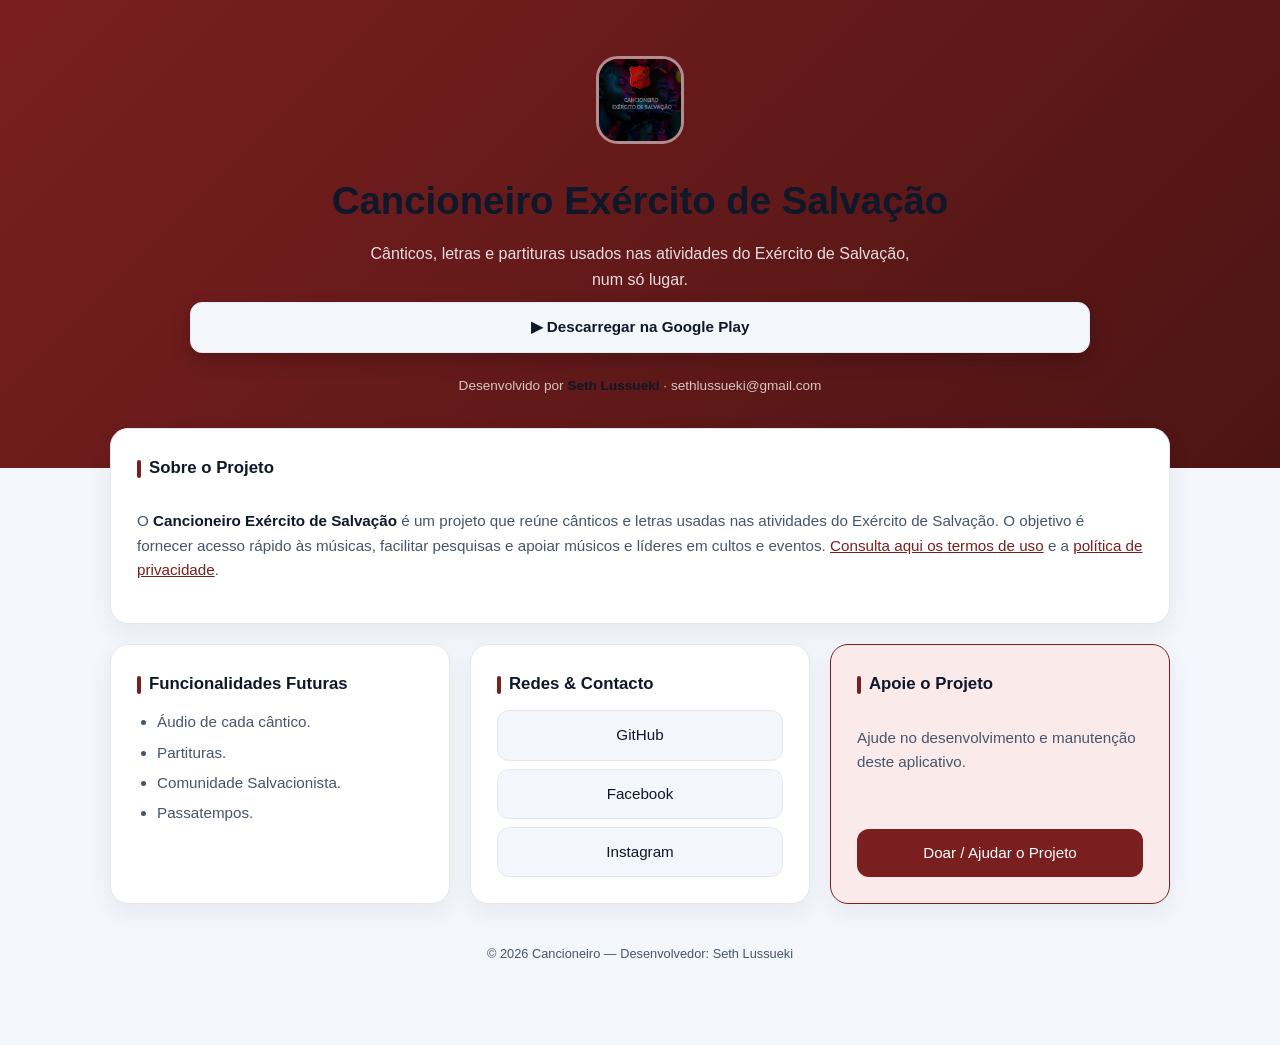
<file: index.html>
<!DOCTYPE html>
<html lang="pt">
<head>
<meta charset="UTF-8" />
<meta name="viewport" content="width=device-width, initial-scale=1, viewport-fit=cover" />
<title>Cancioneiro Exército de Salvação</title>
<link rel="stylesheet" href="/styles/style.css">
</head>
<body>

  <div class="hero">
    <div class="hero-inner">
      <img src="/src/icon-ces.png" alt="Ícone do App" class="logo-img" />
      <h1>Cancioneiro Exército de Salvação</h1>
      <p>Cânticos, letras e partituras usados nas atividades do Exército de Salvação, num só lugar.</p>
      <a class="btn btn-hero" href="https://play.google.com/store/apps/details?id=com.sethlussueki.CES1_0" target="_blank" rel="noopener">
        ▶ Descarregar na Google Play
      </a>
      <div class="meta">Desenvolvido por <strong>Seth Lussueki</strong> · sethlussueki@gmail.com</div>
    </div>
  </div>

  <div class="wrap">

    <div class="card wide about-card">
      <h2>Sobre o Projeto</h2>
      <p>
        O <strong>Cancioneiro Exército de Salvação</strong> é um projeto que reúne cânticos e letras
        usadas nas atividades do Exército de Salvação. O objetivo é fornecer acesso rápido às músicas,
        facilitar pesquisas e apoiar músicos e líderes em cultos e eventos.
        <a href="/templates/termos.html">Consulta aqui os termos de uso</a>
        e a <a href="/templates/politica.html">política de privacidade</a>.
      </p>
    </div>

    <div class="grid grid-3">

      <div class="card">
        <h3>Funcionalidades Futuras</h3>
        <ul>
          <li>Áudio de cada cântico.</li>
          <li>Partituras.</li>
          <li>Comunidade Salvacionista.</li>
          <li>Passatempos.</li>
        </ul>
      </div>

      <div class="card">
        <h3>Redes &amp; Contacto</h3>
        <div class="btn-stack">
          <a class="btn" href="https://github.com/Sejogal" target="_blank" rel="noopener">GitHub</a>
          <a class="btn" href="https://www.facebook.com/Sejogal0" target="_blank" rel="noopener">Facebook</a>
          <a class="btn" href="https://www.instagram.com/sejogal_oficial/" target="_blank" rel="noopener">Instagram</a>
        </div>
      </div>

      <div class="card accent">
        <h3>Apoie o Projeto</h3>
        <p>Ajude no desenvolvimento e manutenção deste aplicativo.</p>
        <a class="btn btn-primary" href="/templates/doar.html" target="_blank" rel="noopener">Doar / Ajudar o Projeto</a>
      </div>

    </div>

    <footer>
      © 2026 Cancioneiro — Desenvolvedor: Seth Lussueki
    </footer>
  </div>

</body>
</html>
</file>
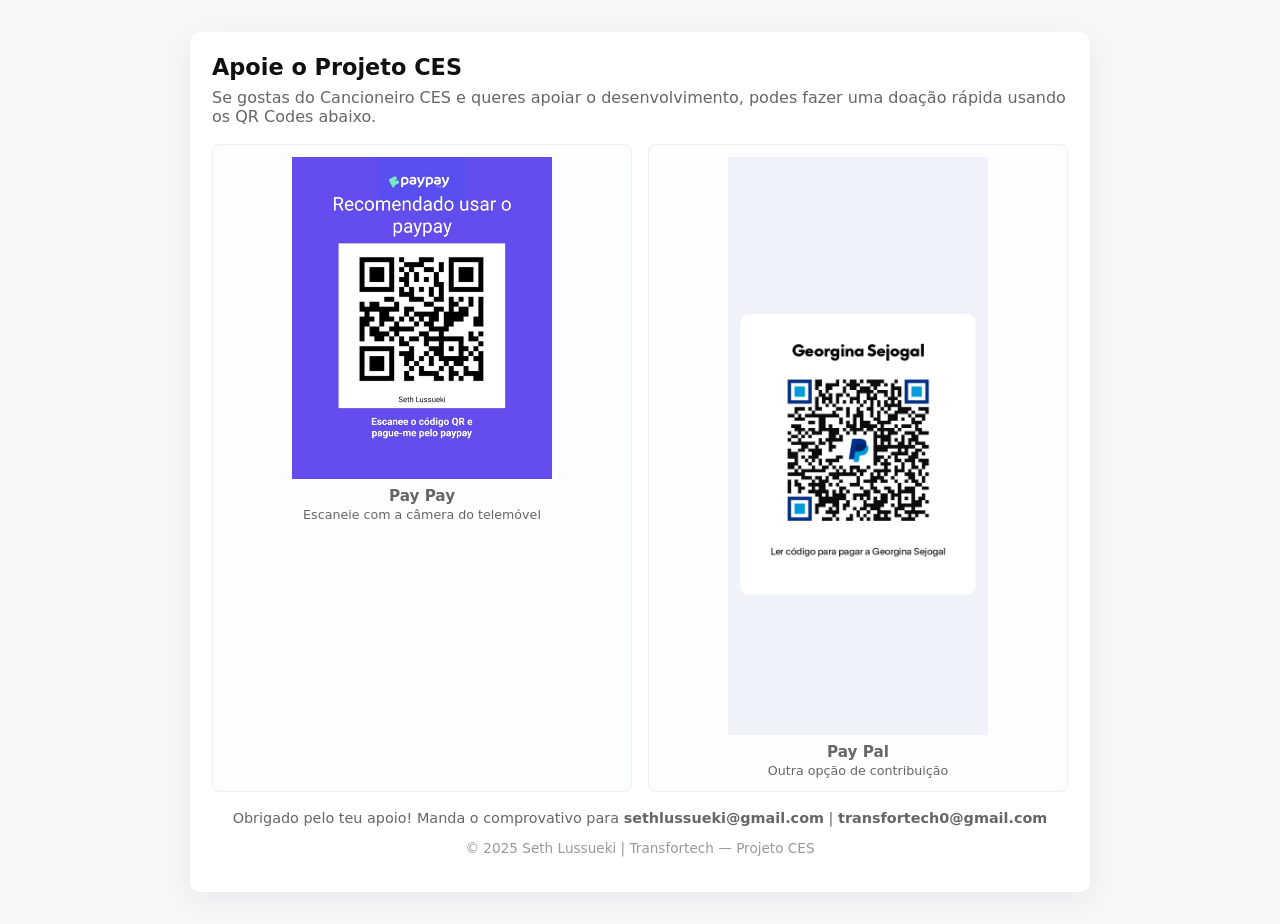
<file: doar.html>
<!doctype html>
<html lang="pt-PT">
<head>
  <meta charset="utf-8" />
  <meta name="viewport" content="width=device-width,initial-scale=1" />
  <title>Doar — Projeto CES</title>
  <style>
    :root{
      --bg:#f7f7fa;
      --card:#ffffff;
      --text:#111;
      --muted:#666;
      --maxw:900px;
      --gap:16px;
    }
    *{box-sizing:border-box}
    body{
      margin:0;
      font-family:Inter, system-ui, sans-serif;
      background:var(--bg);
      color:var(--text);
      display:flex;
      justify-content:center;
      padding:32px 16px;
      min-height:100vh;
    }
    .container{
      width:100%;
      max-width:var(--maxw);
      background:var(--card);
      border-radius:10px;
      padding:22px;
      box-shadow:0 8px 28px rgba(22,22,30,0.06);
    }
    h1{margin:0 0 8px;font-size:1.4rem}
    p.lead{margin:0 0 18px;color:var(--muted)}

    .grid{
      display:grid;
      grid-template-columns:1fr 1fr;
      gap:var(--gap);
    }

    .qr-card{
      background:#fbfdff;
      border:1px solid #eee;
      border-radius:8px;
      padding:12px;
      text-align:center;
    }

    .qr-card img{
      max-width:260px;
      width:100%;
      height:auto;
      display:block;
      margin:auto;
    }

    .caption{
      font-size:0.95rem;
      margin-top:8px;
      color:var(--muted);
    }

    @media (max-width:720px){
      .grid{grid-template-columns:1fr}
    }

    footer{
      margin-top:18px;
      font-size:0.9rem;
      color:var(--muted);
      text-align:center;
    }
  </style>
</head>

<body>
  <main class="container">
    <h1>Apoie o Projeto CES</h1>
    <p class="lead">Se gostas do Cancioneiro CES e queres apoiar o desenvolvimento, podes fazer uma doação rápida usando os QR Codes abaixo.</p>

    <section class="grid">

      <div class="qr-card">
        <img src="/src/Imagem WhatsApp 2025-12-11 às 19.55.17_3e6552ab.jpg" alt="QR Code 1" />
        <div class="caption"><strong>Pay Pay</strong><br><small>Escaneie com a câmera do telemóvel</small></div>
      </div>

      <div class="qr-card">
        <img src="/src/Imagem WhatsApp 2025-12-11 às 20.13.46_f6442e26.jpg" alt="QR Code 2" />
        <div class="caption"><strong>Pay Pal</strong><br><small>Outra opção de contribuição</small></div>
      </div>

    </section>

    <footer>
      <p>Obrigado pelo teu apoio! Manda o comprovativo para <strong>sethlussueki@gmail.com</strong> |  <strong>transfortech0@gmail.com</strong></p>
      <p style="margin-top:8px;color:#999;font-size:0.85rem">© 2025 Seth Lussueki | Transfortech — Projeto CES</p>
    </footer>
  </main>
</body>
</html>
</file>
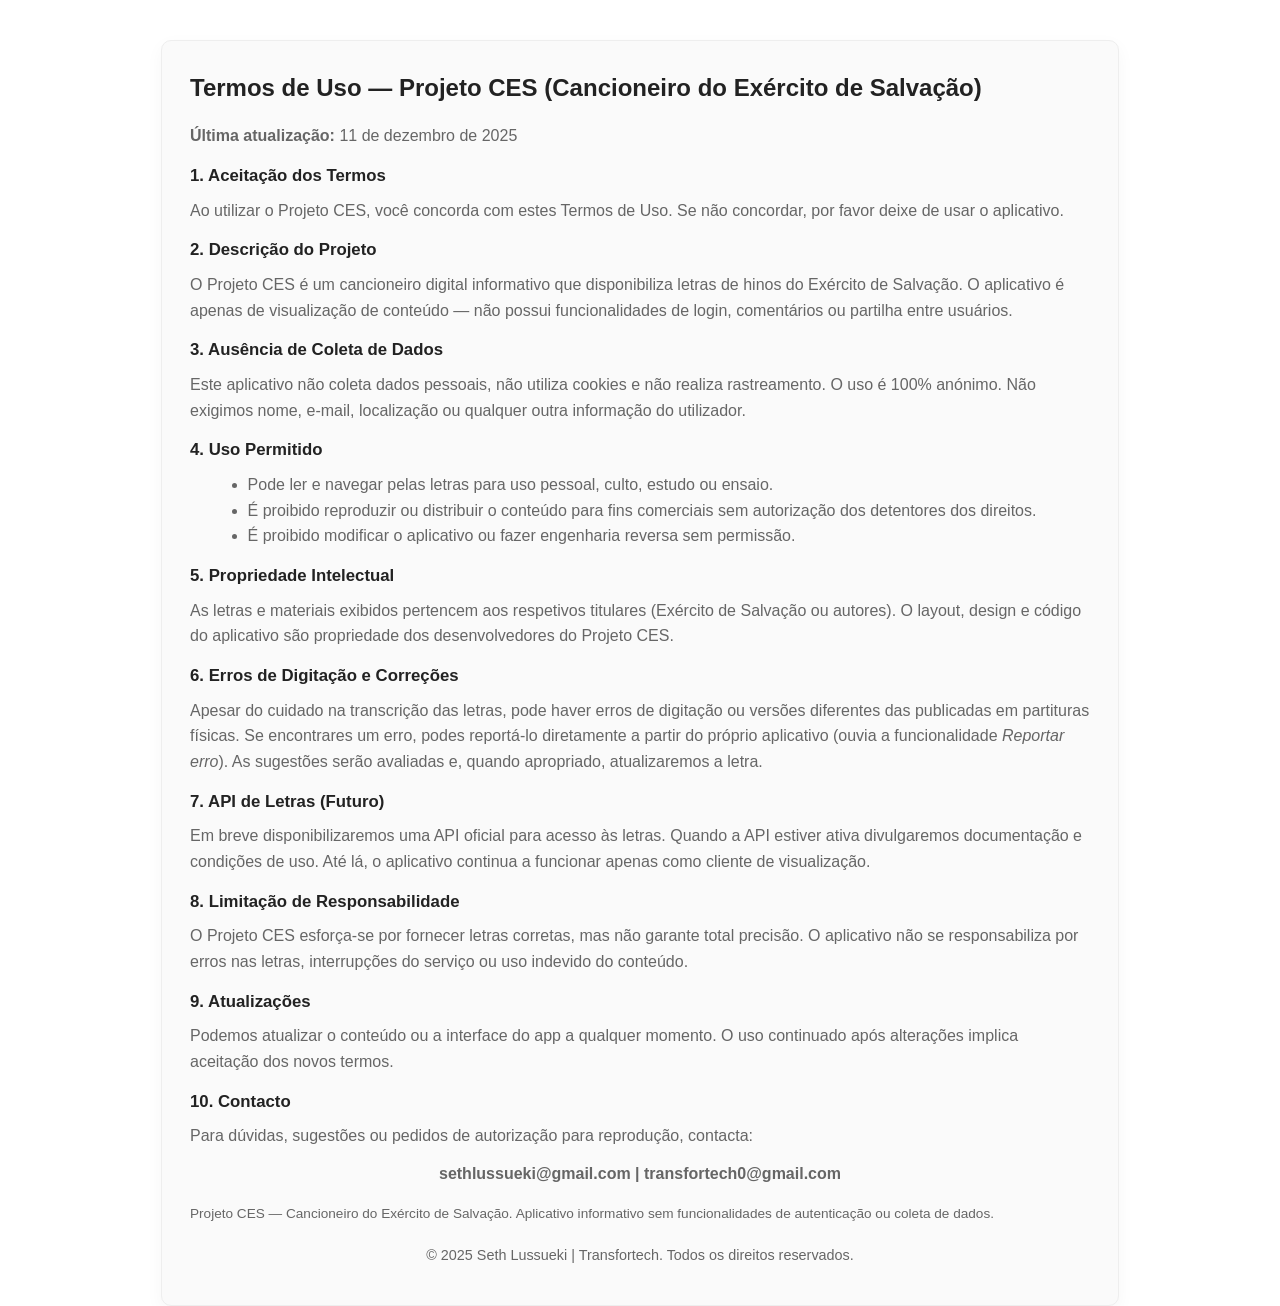
<file: termos.html>
<!doctype html>
<html lang="pt-PT">
<head>
  <meta charset="utf-8" />
  <meta name="viewport" content="width=device-width,initial-scale=1" />
  <title>Termos de Uso — Projeto CES</title>
  <style>
    :root{
      --bg:#ffffff;
      --text:#222;
      --muted:#666;
      --container-width:900px;
      --gap:1.25rem;
    }
    html,body{height:100%}
    body{
      margin:0;
      font-family: -apple-system, BlinkMacSystemFont, "Segoe UI", Roboto, "Helvetica Neue", Arial;
      background:var(--bg);
      color:var(--text);
      -webkit-font-smoothing:antialiased;
      -moz-osx-font-smoothing:grayscale;
      line-height:1.6;
      display:flex;
      align-items:flex-start;
      justify-content:center;
      padding:40px 16px;
    }
    .card{
      width:100%;
      max-width:var(--container-width);
      background: #fafafa;
      border: 1px solid #eee;
      border-radius:10px;
      padding:28px;
      box-shadow: 0 6px 18px rgba(20,20,30,0.04);
    }
    h1 { margin-top:0; font-size:1.5rem }
    h2 { font-size:1.05rem; margin-bottom:8px; color:var(--text) }
    p { margin:0 0 12px 0; color:var(--muted) }
    ul { margin:0 0 12px 1.1rem; color:var(--muted) }
    footer.note { margin-top:18px; font-size:0.9rem; color:var(--muted) }
    .meta { font-size:0.85rem; color:var(--muted); margin-top:16px }
    .center { text-align:center; }
    .copyright {
      color:var(--muted);
      font-size:0.9rem;
      text-align:center;
      margin-top:20px;
      margin-bottom:10px;
    }
    @media (max-width:520px){
      body{padding:20px 12px}
      .card{padding:18px}
    }
  </style>
</head>
<body>
  <main class="card" role="main" aria-labelledby="title">
    <h1 id="title">Termos de Uso — Projeto CES (Cancioneiro do Exército de Salvação)</h1>

    <p><strong>Última atualização:</strong> 11 de dezembro de 2025</p>

    <h2>1. Aceitação dos Termos</h2>
    <p>Ao utilizar o Projeto CES, você concorda com estes Termos de Uso. Se não concordar, por favor deixe de usar o aplicativo.</p>

    <h2>2. Descrição do Projeto</h2>
    <p>O Projeto CES é um cancioneiro digital informativo que disponibiliza letras de hinos do Exército de Salvação. O aplicativo é apenas de visualização de conteúdo — não possui funcionalidades de login, comentários ou partilha entre usuários.</p>

    <h2>3. Ausência de Coleta de Dados</h2>
    <p>Este aplicativo não coleta dados pessoais, não utiliza cookies e não realiza rastreamento. O uso é 100% anónimo. Não exigimos nome, e-mail, localização ou qualquer outra informação do utilizador.</p>

    <h2>4. Uso Permitido</h2>
    <ul>
      <li>Pode ler e navegar pelas letras para uso pessoal, culto, estudo ou ensaio.</li>
      <li>É proibido reproduzir ou distribuir o conteúdo para fins comerciais sem autorização dos detentores dos direitos.</li>
      <li>É proibido modificar o aplicativo ou fazer engenharia reversa sem permissão.</li>
    </ul>

    <h2>5. Propriedade Intelectual</h2>
    <p>As letras e materiais exibidos pertencem aos respetivos titulares (Exército de Salvação ou autores). O layout, design e código do aplicativo são propriedade dos desenvolvedores do Projeto CES.</p>

    <h2>6. Erros de Digitação e Correções</h2>
    <p>Apesar do cuidado na transcrição das letras, pode haver erros de digitação ou versões diferentes das publicadas em partituras físicas. Se encontrares um erro, podes reportá-lo diretamente a partir do próprio aplicativo (ouvia a funcionalidade <em>Reportar erro</em>). As sugestões serão avaliadas e, quando apropriado, atualizaremos a letra.</p>

    <h2>7. API de Letras (Futuro)</h2>
    <p>Em breve disponibilizaremos uma API oficial para acesso às letras. Quando a API estiver ativa divulgaremos documentação e condições de uso. Até lá, o aplicativo continua a funcionar apenas como cliente de visualização.</p>

    <h2>8. Limitação de Responsabilidade</h2>
    <p>O Projeto CES esforça-se por fornecer letras corretas, mas não garante total precisão. O aplicativo não se responsabiliza por erros nas letras, interrupções do serviço ou uso indevido do conteúdo.</p>

    <h2>9. Atualizações</h2>
    <p>Podemos atualizar o conteúdo ou a interface do app a qualquer momento. O uso continuado após alterações implica aceitação dos novos termos.</p>

    <h2>10. Contacto</h2>
    <p>Para dúvidas, sugestões ou pedidos de autorização para reprodução, contacta:</p>
    <p class="center"><strong>sethlussueki@gmail.com | transfortech0@gmail.com</strong></p>

    <div class="meta">
      <p>Projeto CES — Cancioneiro do Exército de Salvação. Aplicativo informativo sem funcionalidades de autenticação ou coleta de dados.</p>
    </div>

    <div class="copyright">
      © 2025 Seth Lussueki | Transfortech. Todos os direitos reservados.
    </div>
  </main>
</body>
</html>
</file>
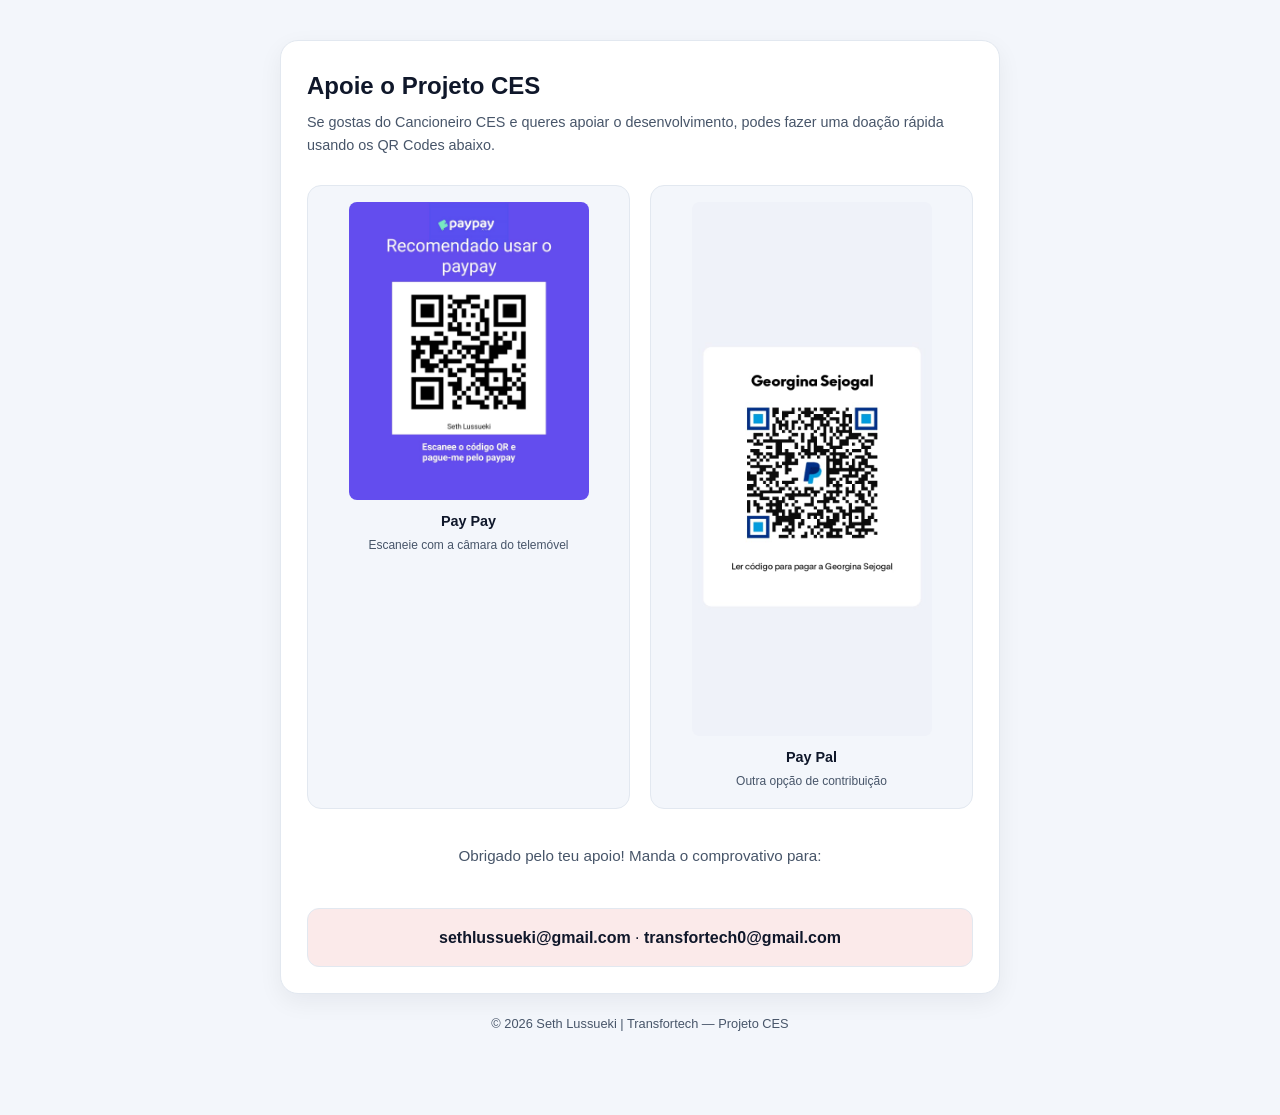
<file: templates/doar.html>
<!doctype html>
<html lang="pt-PT">
<head>
  <meta charset="utf-8" />
  <meta name="viewport" content="width=device-width, initial-scale=1, viewport-fit=cover" />
  <title>Doar — Projeto CES</title>
  <link rel="stylesheet" href="/styles/style.css">
</head>
<body>
  <div class="wrap narrow">
    <div class="card">
      <h1>Apoie o Projeto CES</h1>
      <div class="subtitle">Se gostas do Cancioneiro CES e queres apoiar o desenvolvimento, podes fazer uma doação rápida usando os QR Codes abaixo.</div>

      <div class="grid">
        <div class="qr-card">
          <img src="/src/Imagem WhatsApp 2025-12-11 às 19.55.17_3e6552ab.jpg" alt="QR Code PayPay" />
          <div class="caption"><strong>Pay Pay</strong><br><small>Escaneie com a câmara do telemóvel</small></div>
        </div>

        <div class="qr-card">
          <img src="/src/Imagem WhatsApp 2025-12-11 às 20.13.46_f6442e26.jpg" alt="QR Code PayPal" />
          <div class="caption"><strong>Pay Pal</strong><br><small>Outra opção de contribuição</small></div>
        </div>
      </div>

      <p class="center">Obrigado pelo teu apoio! Manda o comprovativo para:</p>
      <div class="contact-box center">
        <strong>sethlussueki@gmail.com</strong> · <strong>transfortech0@gmail.com</strong>
      </div>
    </div>

    <footer>© 2026 Seth Lussueki | Transfortech — Projeto CES</footer>
  </div>
</body>
</html>
</file>
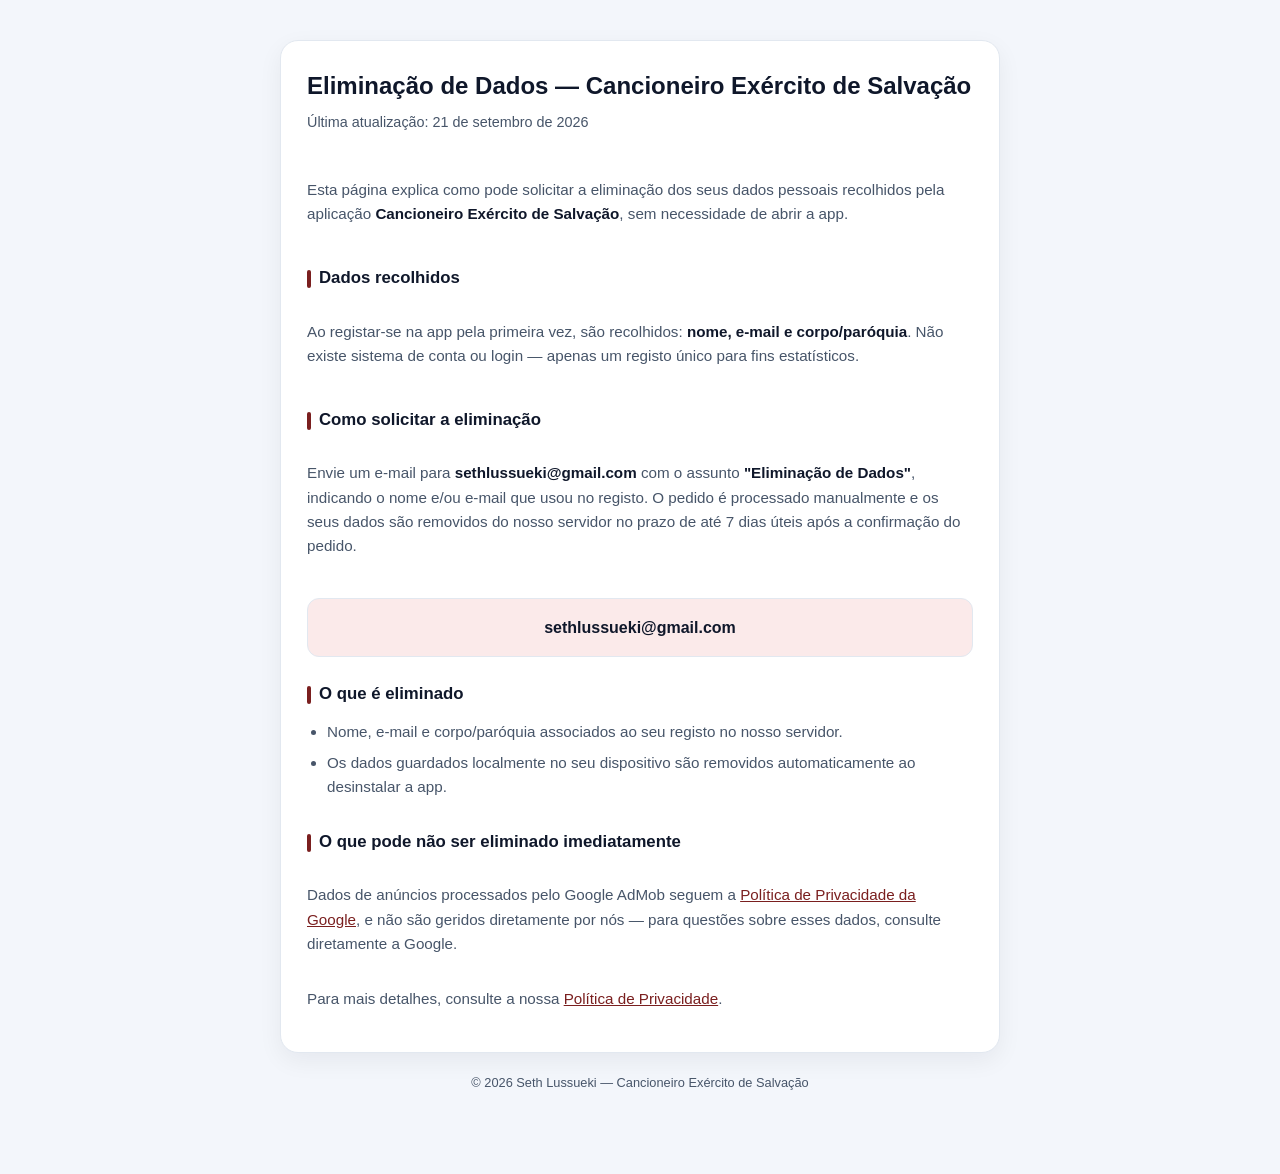
<file: templates/eliminar-dados.html>
<!doctype html>
<html lang="pt-PT">
<head>
  <meta charset="utf-8" />
  <meta name="viewport" content="width=device-width, initial-scale=1, viewport-fit=cover" />
  <title>Eliminação de Dados — Projeto CES</title>
  <link rel="stylesheet" href="/styles/style.css">
</head>
<body>
  <div class="wrap narrow">
    <div class="card">
      <h1>Eliminação de Dados — Cancioneiro Exército de Salvação</h1>
      <div class="subtitle">Última atualização: 21 de setembro de 2026</div>

      <p>
        Esta página explica como pode solicitar a eliminação dos seus dados pessoais recolhidos pela
        aplicação <strong>Cancioneiro Exército de Salvação</strong>, sem necessidade de abrir a app.
      </p>

      <h2>Dados recolhidos</h2>
      <p>Ao registar-se na app pela primeira vez, são recolhidos: <strong>nome, e-mail e corpo/paróquia</strong>.
      Não existe sistema de conta ou login — apenas um registo único para fins estatísticos.</p>

      <h2>Como solicitar a eliminação</h2>
      <p>
        Envie um e-mail para <strong>sethlussueki@gmail.com</strong> com o assunto
        <strong>"Eliminação de Dados"</strong>, indicando o nome e/ou e-mail que usou no registo.
        O pedido é processado manualmente e os seus dados são removidos do nosso servidor no prazo
        de até 7 dias úteis após a confirmação do pedido.
      </p>

      <div class="contact-box center">
        <strong>sethlussueki@gmail.com</strong>
      </div>

      <h2>O que é eliminado</h2>
      <ul>
        <li>Nome, e-mail e corpo/paróquia associados ao seu registo no nosso servidor.</li>
        <li>Os dados guardados localmente no seu dispositivo são removidos automaticamente ao desinstalar a app.</li>
      </ul>

      <h2>O que pode não ser eliminado imediatamente</h2>
      <p>
        Dados de anúncios processados pelo Google AdMob seguem a
        <a href="https://policies.google.com/privacy" target="_blank" rel="noopener">Política de Privacidade da Google</a>,
        e não são geridos diretamente por nós — para questões sobre esses dados, consulte diretamente a Google.
      </p>

      <p>Para mais detalhes, consulte a nossa <a href="/templates/politica.html">Política de Privacidade</a>.</p>
    </div>

    <footer>© 2026 Seth Lussueki — Cancioneiro Exército de Salvação</footer>
  </div>
</body>
</html>
</file>
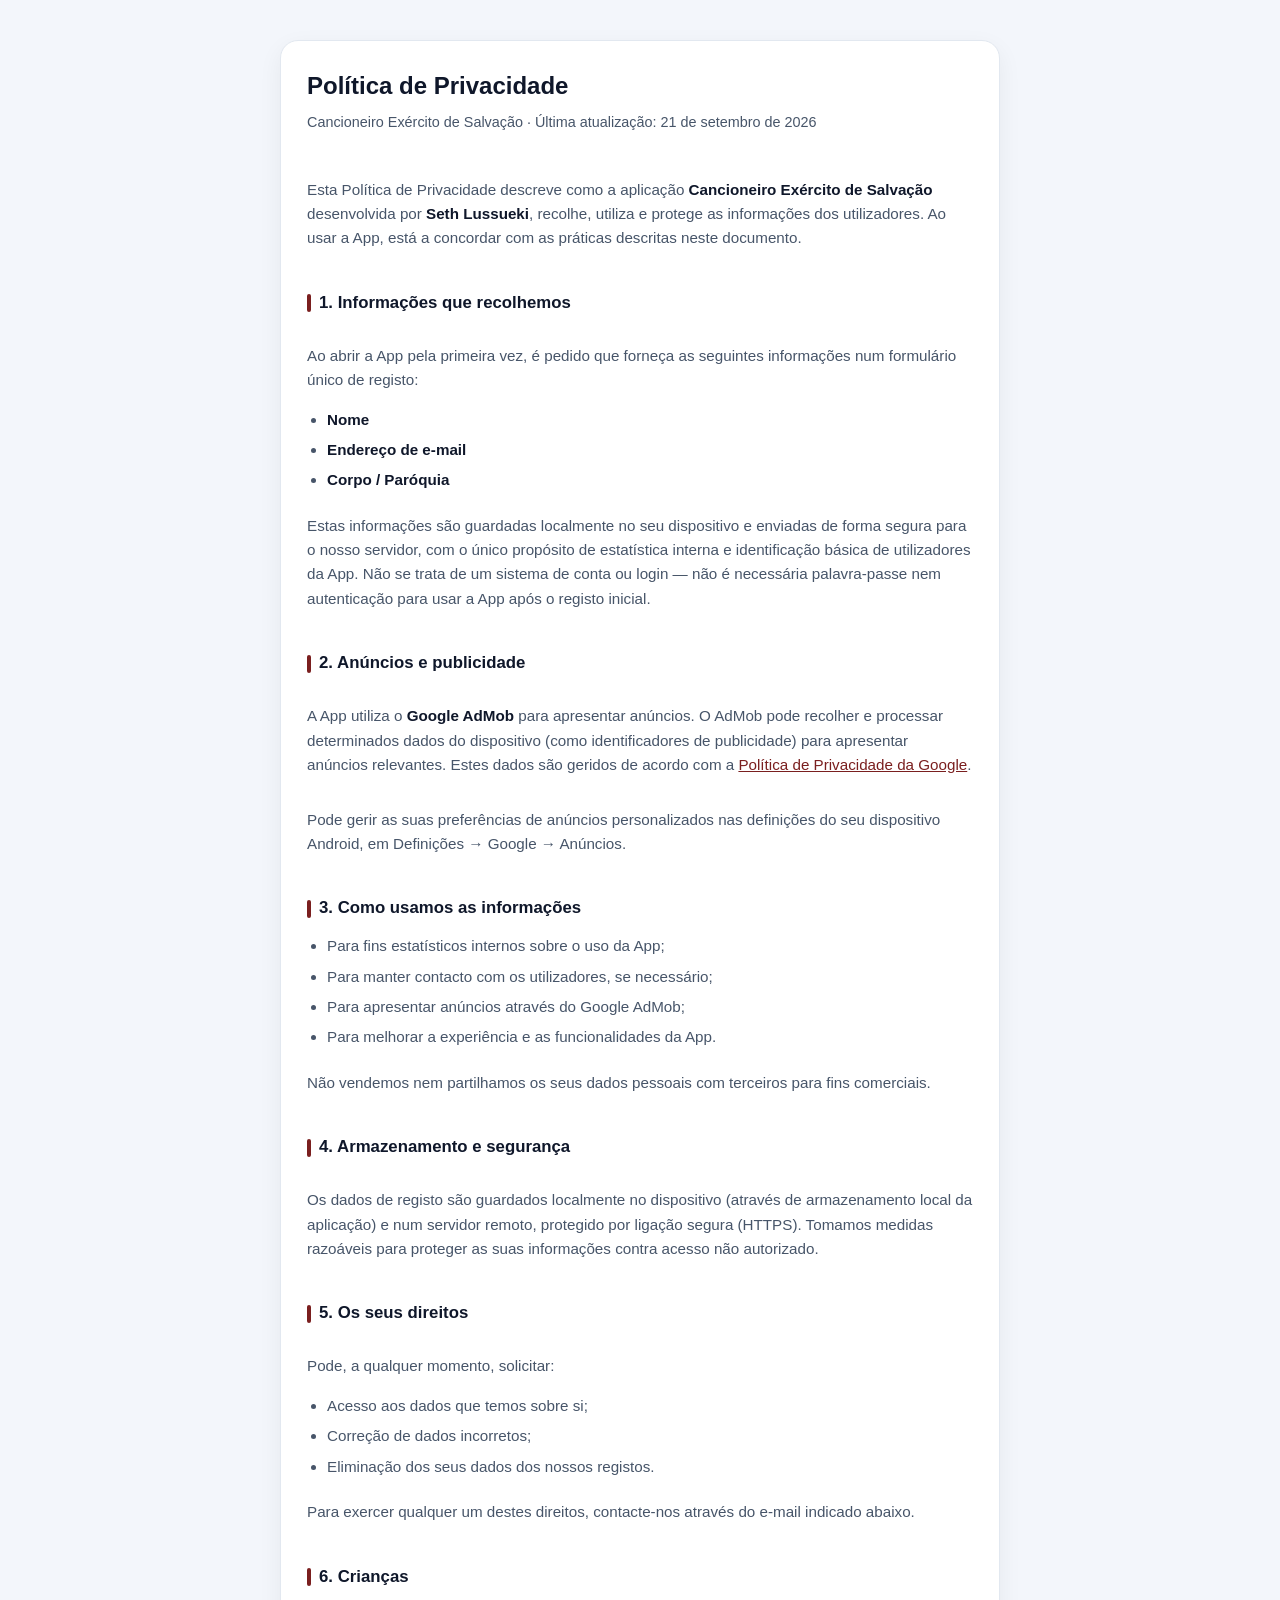
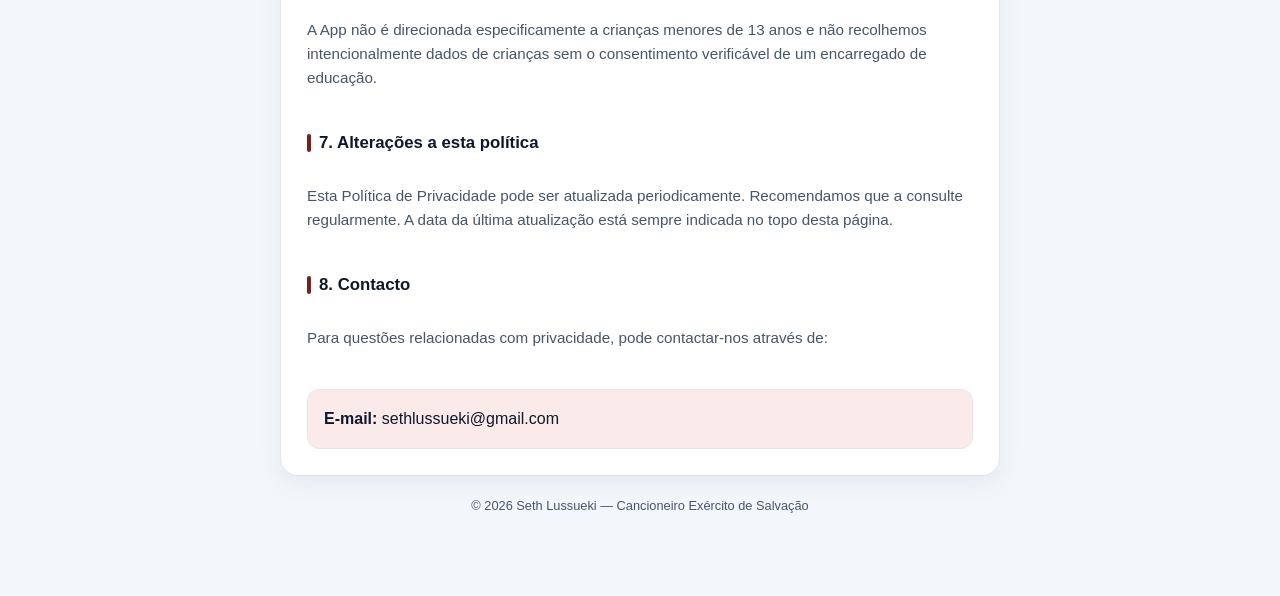
<file: templates/politica.html>
<!DOCTYPE html>
<html lang="pt-PT">
<head>
<meta charset="UTF-8">
<meta name="viewport" content="width=device-width, initial-scale=1, viewport-fit=cover">
<title>Política de Privacidade — Cancioneiro Exército de Salvação</title>
<link rel="stylesheet" href="/styles/style.css">
</head>
<body>
  <div class="wrap narrow">
    <div class="card">
      <h1>Política de Privacidade</h1>
      <div class="subtitle">Cancioneiro Exército de Salvação · Última atualização: 21 de setembro de 2026</div>

      <p>
        Esta Política de Privacidade descreve como a aplicação <strong>Cancioneiro Exército de Salvação</strong>
     desenvolvida por <strong>Seth Lussueki</strong>, recolhe, utiliza e
        protege as informações dos utilizadores. Ao usar a App, está a concordar com as práticas descritas
        neste documento.
      </p>

      <h2>1. Informações que recolhemos</h2>
      <p>Ao abrir a App pela primeira vez, é pedido que forneça as seguintes informações num formulário único de registo:</p>
      <ul>
        <li><strong>Nome</strong></li>
        <li><strong>Endereço de e-mail</strong></li>
        <li><strong>Corpo / Paróquia</strong></li>
      </ul>
      <p>
        Estas informações são guardadas localmente no seu dispositivo e enviadas de forma segura para o nosso
        servidor, com o único propósito de estatística interna e identificação básica de utilizadores da App.
        Não se trata de um sistema de conta ou login — não é necessária palavra-passe nem autenticação
        para usar a App após o registo inicial.
      </p>

      <h2>2. Anúncios e publicidade</h2>
      <p>
        A App utiliza o <strong>Google AdMob</strong> para apresentar anúncios. O AdMob pode recolher e
        processar determinados dados do dispositivo (como identificadores de publicidade) para apresentar
        anúncios relevantes. Estes dados são geridos de acordo com a
        <a href="https://policies.google.com/privacy" target="_blank" rel="noopener">Política de Privacidade da Google</a>.
      </p>
      <p>
        Pode gerir as suas preferências de anúncios personalizados nas definições do seu dispositivo Android,
        em Definições → Google → Anúncios.
      </p>

      <h2>3. Como usamos as informações</h2>
      <ul>
        <li>Para fins estatísticos internos sobre o uso da App;</li>
        <li>Para manter contacto com os utilizadores, se necessário;</li>
        <li>Para apresentar anúncios através do Google AdMob;</li>
        <li>Para melhorar a experiência e as funcionalidades da App.</li>
      </ul>
      <p>Não vendemos nem partilhamos os seus dados pessoais com terceiros para fins comerciais.</p>

      <h2>4. Armazenamento e segurança</h2>
      <p>
        Os dados de registo são guardados localmente no dispositivo (através de armazenamento local da
        aplicação) e num servidor remoto, protegido por ligação segura (HTTPS). Tomamos medidas razoáveis
        para proteger as suas informações contra acesso não autorizado.
      </p>

      <h2>5. Os seus direitos</h2>
      <p>Pode, a qualquer momento, solicitar:</p>
      <ul>
        <li>Acesso aos dados que temos sobre si;</li>
        <li>Correção de dados incorretos;</li>
        <li>Eliminação dos seus dados dos nossos registos.</li>
      </ul>
      <p>Para exercer qualquer um destes direitos, contacte-nos através do e-mail indicado abaixo.</p>

      <h2>6. Crianças</h2>
      <p>
        A App não é direcionada especificamente a crianças menores de 13 anos e não recolhemos
        intencionalmente dados de crianças sem o consentimento verificável de um encarregado de educação.
      </p>

      <h2>7. Alterações a esta política</h2>
      <p>
        Esta Política de Privacidade pode ser atualizada periodicamente. Recomendamos que a consulte
        regularmente. A data da última atualização está sempre indicada no topo desta página.
      </p>

      <h2>8. Contacto</h2>
      <p>Para questões relacionadas com privacidade, pode contactar-nos através de:</p>
      <div class="contact-box">
        <strong>E-mail:</strong> sethlussueki@gmail.com
      </div>
    </div>
    <footer>© 2026 Seth Lussueki — Cancioneiro Exército de Salvação</footer>
  </div>
</body>
</html>
</file>
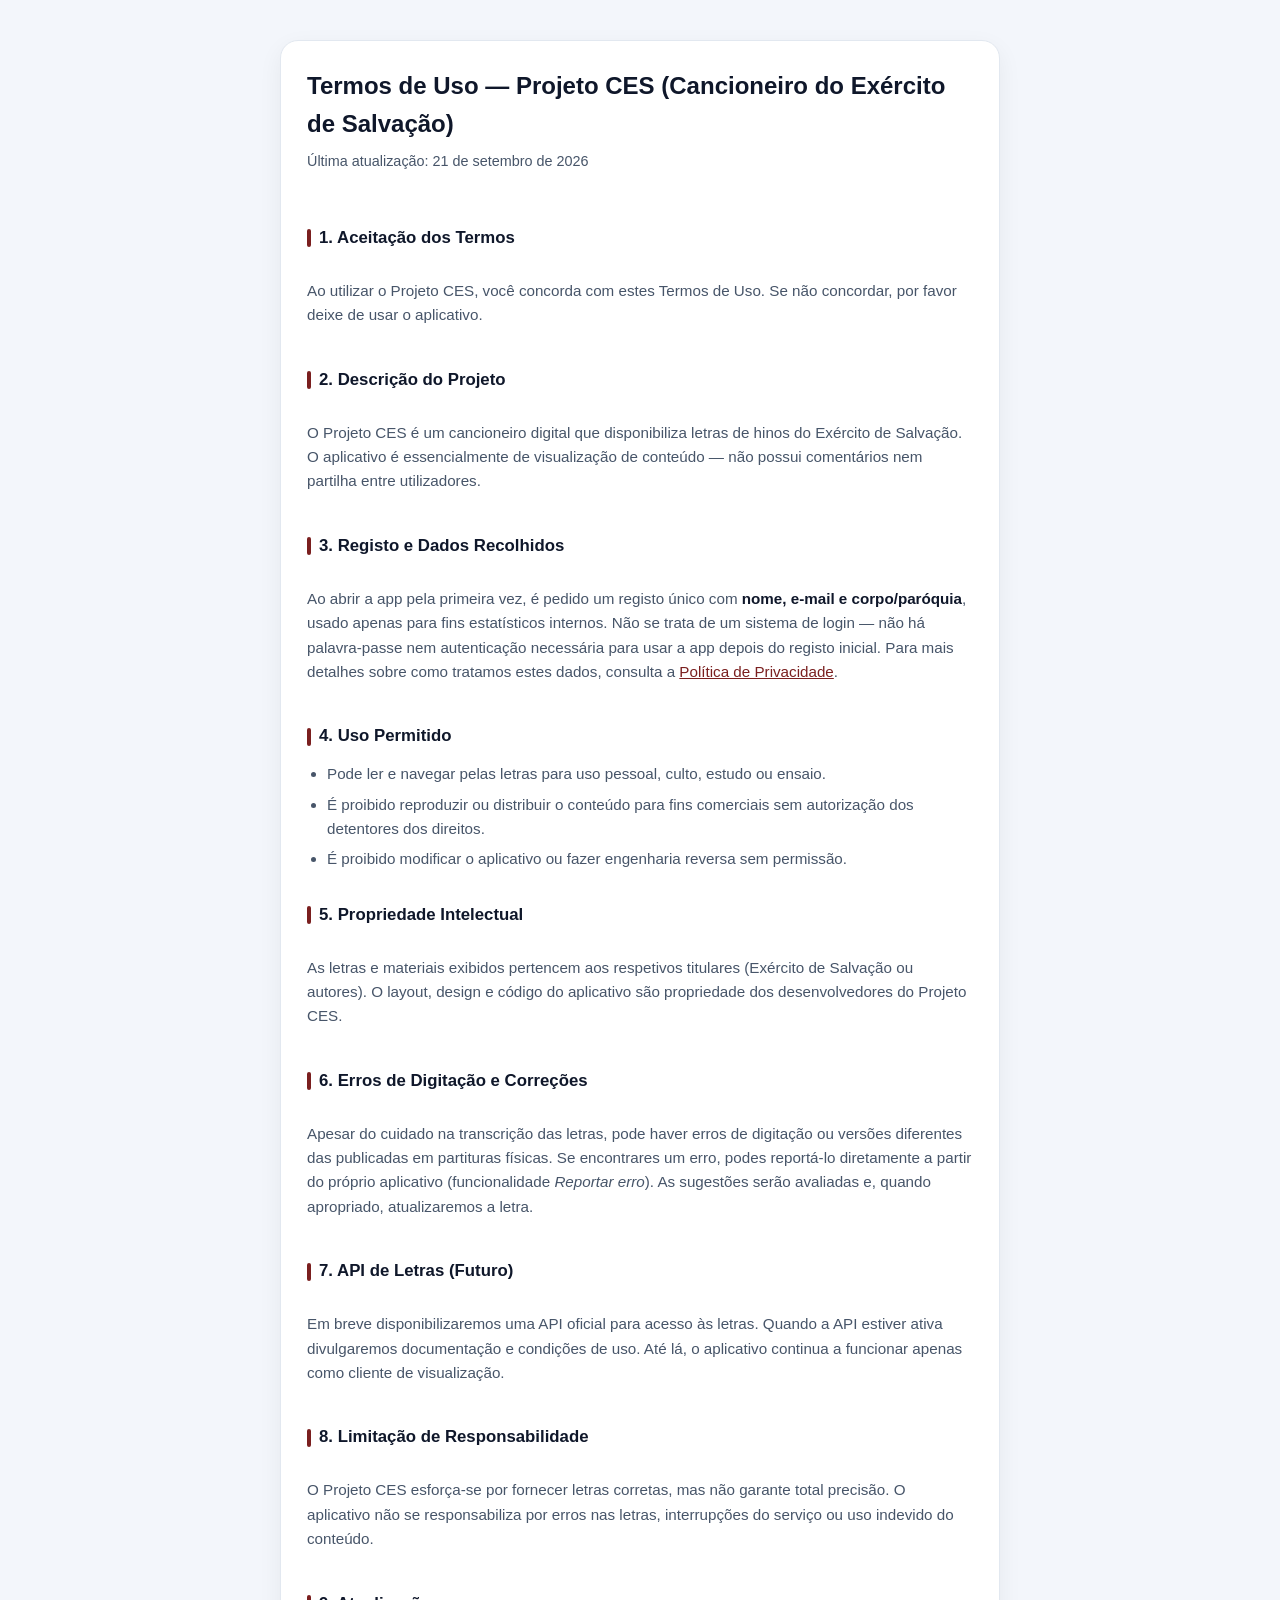
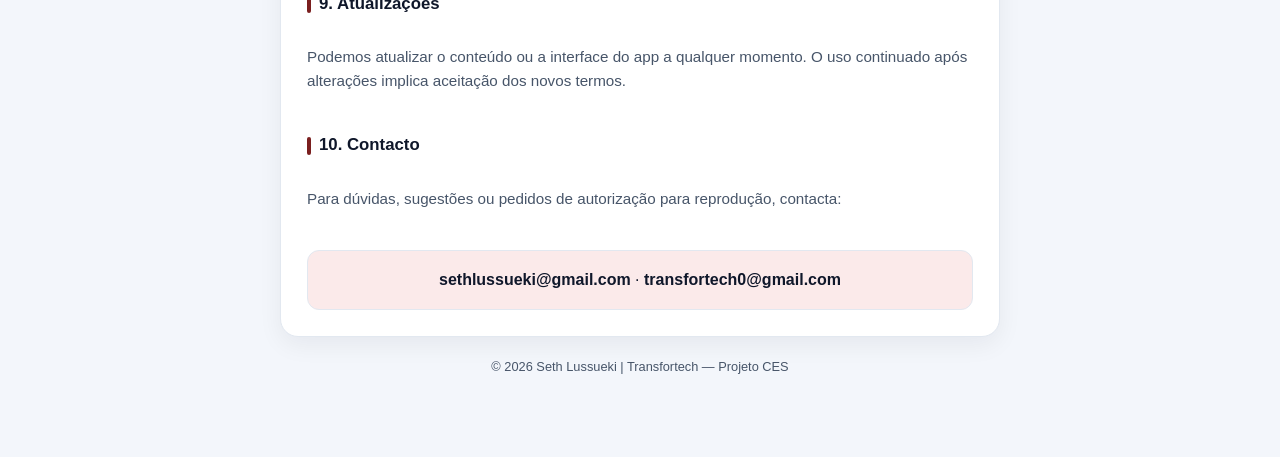
<file: templates/termos.html>
<!doctype html>
<html lang="pt-PT">
<head>
  <meta charset="utf-8" />
  <meta name="viewport" content="width=device-width, initial-scale=1, viewport-fit=cover" />
  <title>Termos de Uso — Projeto CES</title>
  <link rel="stylesheet" href="/styles/style.css">
</head>
<body>
  <div class="wrap narrow">
    <div class="card">
      <h1>Termos de Uso — Projeto CES (Cancioneiro do Exército de Salvação)</h1>
      <div class="subtitle">Última atualização: 21 de setembro de 2026</div>

      <h2>1. Aceitação dos Termos</h2>
      <p>Ao utilizar o Projeto CES, você concorda com estes Termos de Uso. Se não concordar, por favor deixe de usar o aplicativo.</p>

      <h2>2. Descrição do Projeto</h2>
      <p>O Projeto CES é um cancioneiro digital que disponibiliza letras de hinos do Exército de Salvação. O aplicativo é essencialmente de visualização de conteúdo — não possui comentários nem partilha entre utilizadores.</p>

      <h2>3. Registo e Dados Recolhidos</h2>
      <p>
        Ao abrir a app pela primeira vez, é pedido um registo único com <strong>nome, e-mail e corpo/paróquia</strong>,
        usado apenas para fins estatísticos internos. Não se trata de um sistema de login — não há palavra-passe
        nem autenticação necessária para usar a app depois do registo inicial. Para mais detalhes sobre como
        tratamos estes dados, consulta a <a href="/templates/politica.html">Política de Privacidade</a>.
      </p>

      <h2>4. Uso Permitido</h2>
      <ul>
        <li>Pode ler e navegar pelas letras para uso pessoal, culto, estudo ou ensaio.</li>
        <li>É proibido reproduzir ou distribuir o conteúdo para fins comerciais sem autorização dos detentores dos direitos.</li>
        <li>É proibido modificar o aplicativo ou fazer engenharia reversa sem permissão.</li>
      </ul>

      <h2>5. Propriedade Intelectual</h2>
      <p>As letras e materiais exibidos pertencem aos respetivos titulares (Exército de Salvação ou autores). O layout, design e código do aplicativo são propriedade dos desenvolvedores do Projeto CES.</p>

      <h2>6. Erros de Digitação e Correções</h2>
      <p>Apesar do cuidado na transcrição das letras, pode haver erros de digitação ou versões diferentes das publicadas em partituras físicas. Se encontrares um erro, podes reportá-lo diretamente a partir do próprio aplicativo (funcionalidade <em>Reportar erro</em>). As sugestões serão avaliadas e, quando apropriado, atualizaremos a letra.</p>

      <h2>7. API de Letras (Futuro)</h2>
      <p>Em breve disponibilizaremos uma API oficial para acesso às letras. Quando a API estiver ativa divulgaremos documentação e condições de uso. Até lá, o aplicativo continua a funcionar apenas como cliente de visualização.</p>

      <h2>8. Limitação de Responsabilidade</h2>
      <p>O Projeto CES esforça-se por fornecer letras corretas, mas não garante total precisão. O aplicativo não se responsabiliza por erros nas letras, interrupções do serviço ou uso indevido do conteúdo.</p>

      <h2>9. Atualizações</h2>
      <p>Podemos atualizar o conteúdo ou a interface do app a qualquer momento. O uso continuado após alterações implica aceitação dos novos termos.</p>

      <h2>10. Contacto</h2>
      <p>Para dúvidas, sugestões ou pedidos de autorização para reprodução, contacta:</p>
      <div class="contact-box center">
        <strong>sethlussueki@gmail.com</strong> · <strong>transfortech0@gmail.com</strong>
      </div>
    </div>

    <footer>© 2026 Seth Lussueki | Transfortech — Projeto CES</footer>
  </div>
</body>
</html>
</file>
<file: styles/style.css>
:root {
  --bg: #f3f6fb;
  --card: #ffffff;
  --text: #0f172a;
  --text-muted: #475569;
  --accent: #7a1f1f;
  --accent-soft: #fbeaea;
  --border: #e2e8f0;
  box-sizing: border-box;
  padding-top: env(safe-area-inset-top, 0px);
  padding-bottom: env(safe-area-inset-bottom, 0px);
}
@media (prefers-color-scheme: dark) {
  :root:not([data-theme="light"]) {
    --bg: #0b0f19;
    --card: #131a2a;
    --text: #f1f5f9;
    --text-muted: #94a3b8;
    --accent: #e08a8a;
    --accent-soft: #241417;
    --border: #223049;
  }
}
:root[data-theme="dark"] {
  --bg: #0b0f19;
  --card: #131a2a;
  --text: #f1f5f9;
  --text-muted: #94a3b8;
  --accent: #e08a8a;
  --accent-soft: #241417;
  --border: #223049;
}

html { scroll-padding-top: env(safe-area-inset-top, 0px); }
* { box-sizing: border-box; }

body {
  margin: 0;
  background: var(--bg);
  color: var(--text);
  font-family: -apple-system, BlinkMacSystemFont, "Segoe UI", Roboto, Helvetica, Arial, sans-serif;
  line-height: 1.6;
}

/* ---------- Hero (usado na página inicial) ---------- */
.hero {
  background: linear-gradient(135deg, var(--accent), #4d1414);
  color: #fff;
  padding: 56px 20px 72px;
  text-align: center;
}
.hero-inner { max-width: 900px; margin: 0 auto; }
.logo-img {
  width: 88px;
  height: 88px;
  border-radius: 22px;
  object-fit: cover;
  border: 3px solid rgba(255,255,255,0.5);
  margin-bottom: 18px;
}
.hero h1 { font-size: clamp(1.6rem, 4vw, 2.4rem); margin: 0 0 10px; }
.hero p { color: rgba(255,255,255,0.85); font-size: 1rem; max-width: 560px; margin: 0 auto; }
.hero .meta { margin-top: 18px; font-size: 0.85rem; color: rgba(255,255,255,0.75); }

.btn-hero {
  display: inline-block;
  width: auto;
  margin: 22px 0 4px;
  padding: 14px 28px;
  background: #fff;
  color: var(--accent);
  font-weight: 700;
  font-size: 1rem;
  border-radius: 14px;
  border: none;
  box-shadow: 0 8px 20px rgba(0,0,0,0.18);
}
.btn-hero:hover { opacity: 0.9; }

@media (max-width: 620px) {
  .hero { padding: 44px 16px 60px; }
}

/* ---------- Layout de página ---------- */
.wrap {
  max-width: 1100px;
  margin: -40px auto 0;
  padding: 0 20px 80px;
}
/* Modificador para páginas documentais (termos, política, doar): coluna única mais estreita */
.wrap.narrow {
  max-width: 760px;
  margin: 0 auto;
  padding: 40px 20px 80px;
}
@media (max-width: 620px) {
  .wrap { margin-top: -28px; }
}

/* ---------- Cartões e grelha ---------- */
.grid {
  display: grid;
  grid-template-columns: repeat(auto-fit, minmax(300px, 1fr));
  gap: 20px;
  margin-bottom: 20px;
}
.grid-3 {
  grid-template-columns: repeat(3, 1fr);
}
@media (max-width: 860px) {
  .grid-3 { grid-template-columns: repeat(auto-fit, minmax(260px, 1fr)); }
}
.card {
  background: var(--card);
  border: 1px solid var(--border);
  border-radius: 18px;
  padding: 26px;
  box-shadow: 0 8px 24px rgba(15, 23, 42, 0.06);
  margin-bottom: 20px;
  display: flex;
  flex-direction: column;
}
.card.wide { grid-column: 1 / -1; }
.about-card { margin-bottom: 20px; }
.wrap.narrow .card { margin-bottom: 0; }

/* Cartão de destaque (ex: Apoiar o Projeto) */
.card.accent {
  background: var(--accent-soft);
  border-color: var(--accent);
}
.card.accent .btn-primary { margin-top: auto; }

/* ---------- Tipografia ---------- */
h1 { font-size: 1.5rem; margin: 0 0 6px; color: var(--text); }
.subtitle { color: var(--text-muted); font-size: 0.9rem; margin-bottom: 28px; }

h2, h3 {
  font-size: 1.05rem;
  margin: 24px 0 12px;
  color: var(--text);
  display: flex;
  align-items: center;
  gap: 8px;
}
h2:first-child, h3:first-child { margin-top: 0; }
h2::before, h3::before {
  content: "";
  width: 4px;
  height: 18px;
  background: var(--accent);
  border-radius: 4px;
  display: inline-block;
  flex-shrink: 0;
}

p, li { color: var(--text-muted); font-size: 0.95rem; }
ul { margin: 0; padding-left: 20px; }
li { margin-bottom: 6px; }
a { color: var(--accent); }
strong { color: var(--text); }

/* ---------- Botões ---------- */
.btn {
  display: inline-block;
  width: 100%;
  text-align: center;
  padding: 12px;
  border-radius: 12px;
  text-decoration: none;
  border: 1px solid var(--border);
  margin-top: 10px;
  color: var(--text);
  background: var(--bg);
  font-size: 0.95rem;
  transition: opacity 0.15s ease;
}
.btn:hover { opacity: 0.75; }
.btn-primary { background: var(--accent); color: #fff; border: none; }
.btn-row { display: flex; flex-wrap: wrap; gap: 10px; }
.btn-row .btn { width: auto; flex: 1 1 140px; margin-top: 0; }
.btn-stack { display: flex; flex-direction: column; gap: 8px; }
.btn-stack .btn { margin-top: 0; }

/* ---------- Caixas de destaque (contacto, avisos) ---------- */
.contact-box {
  margin-top: 24px;
  padding: 16px;
  border: 1px solid var(--border);
  border-radius: 12px;
  background: var(--accent-soft);
  overflow-x: auto;
}

/* ---------- QR / doações ---------- */
.qr-card {
  background: var(--bg);
  border: 1px solid var(--border);
  border-radius: 14px;
  padding: 16px;
  text-align: center;
}
.qr-card img {
  max-width: 240px;
  width: 100%;
  height: auto;
  display: block;
  margin: 0 auto;
  border-radius: 8px;
}
.caption { font-size: 0.9rem; margin-top: 10px; color: var(--text-muted); }

/* ---------- Rodapé ---------- */
footer {
  text-align: center;
  font-size: 0.8rem;
  color: var(--text-muted);
  margin-top: 20px;
}
.center { text-align: center; }
</file>
